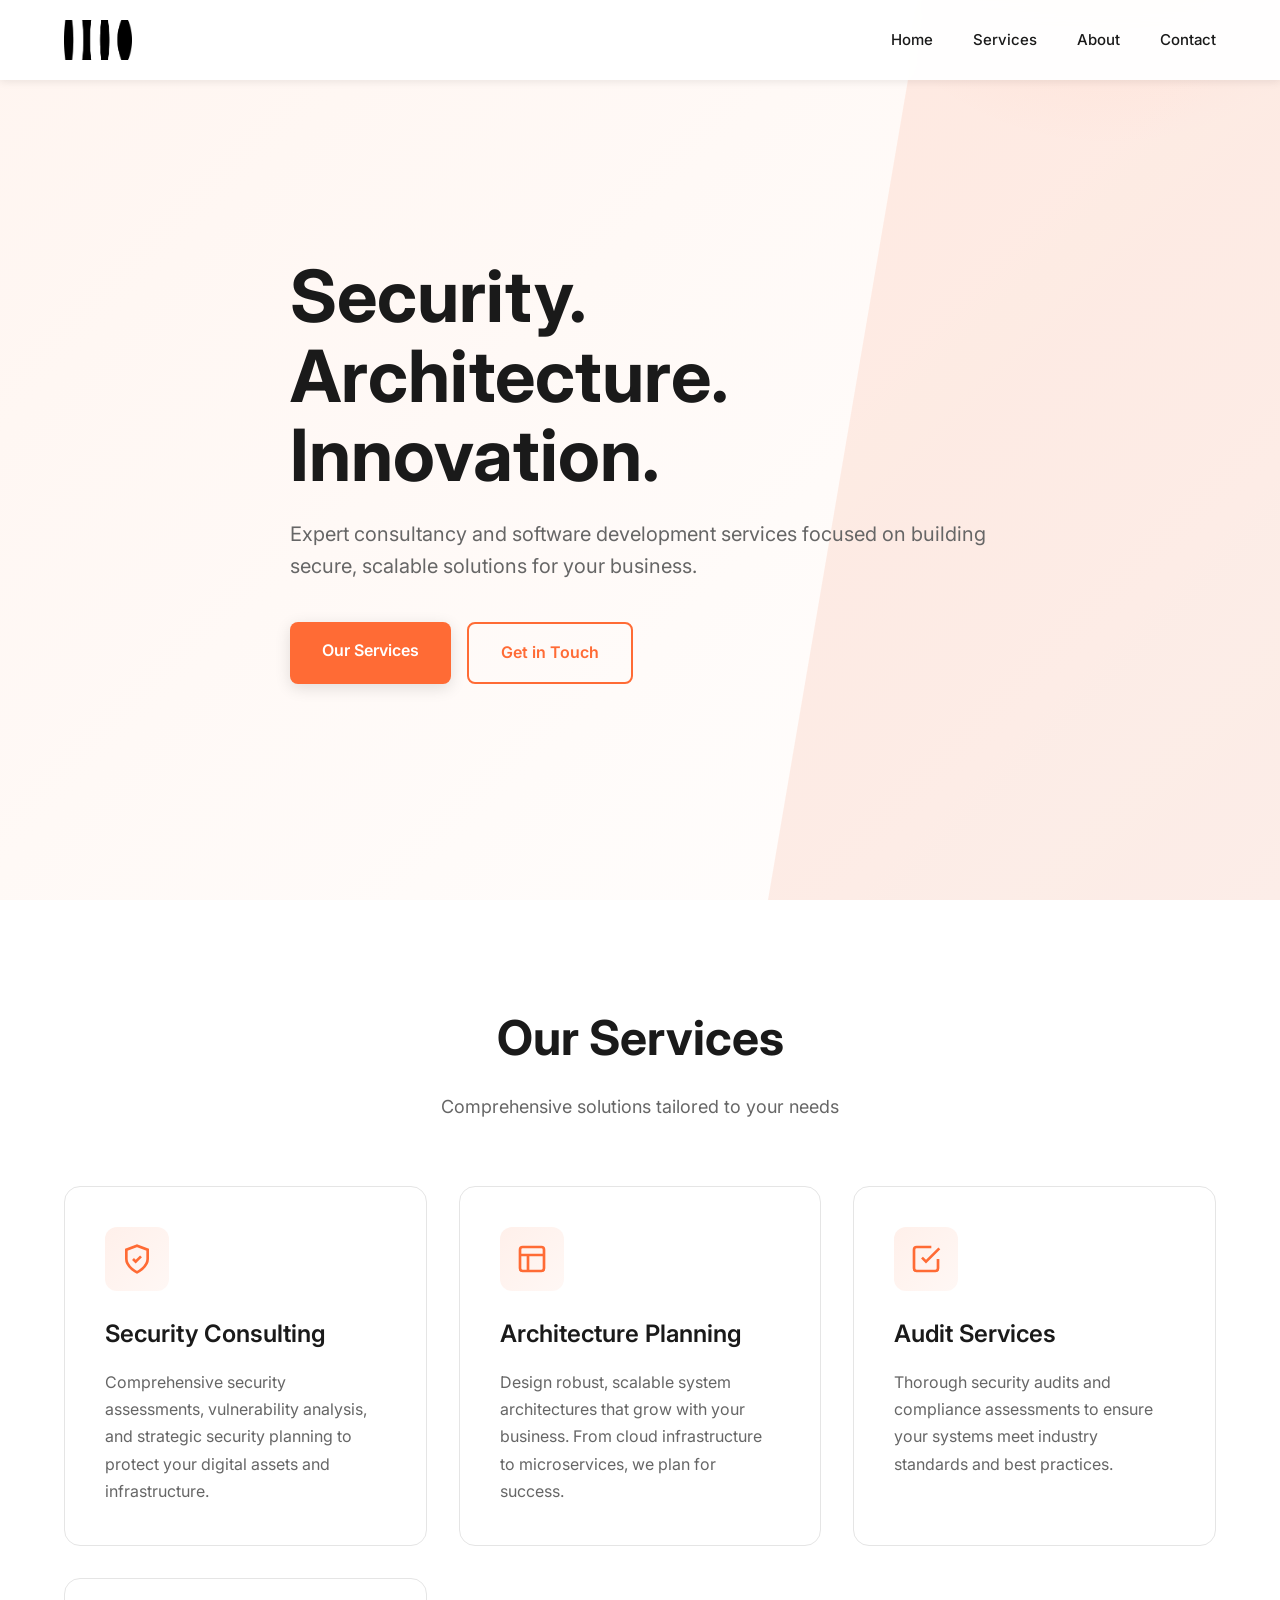
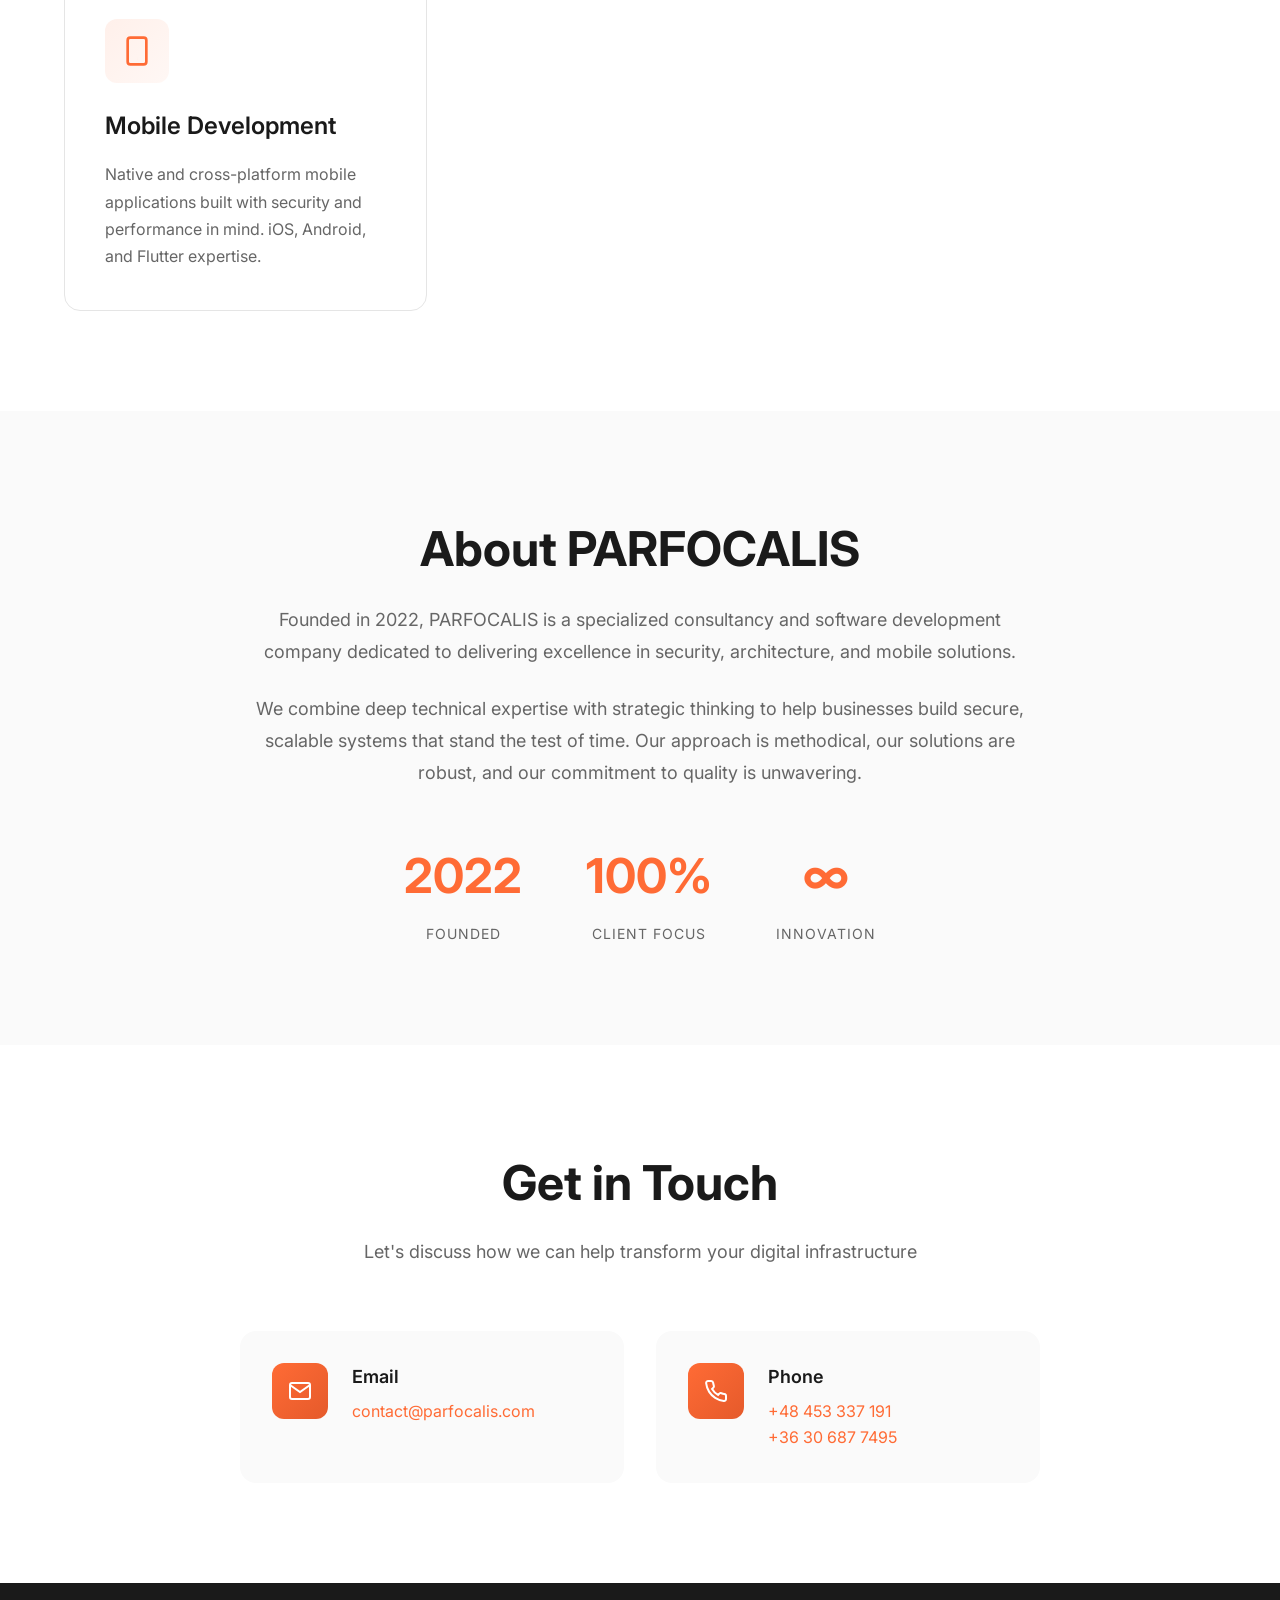
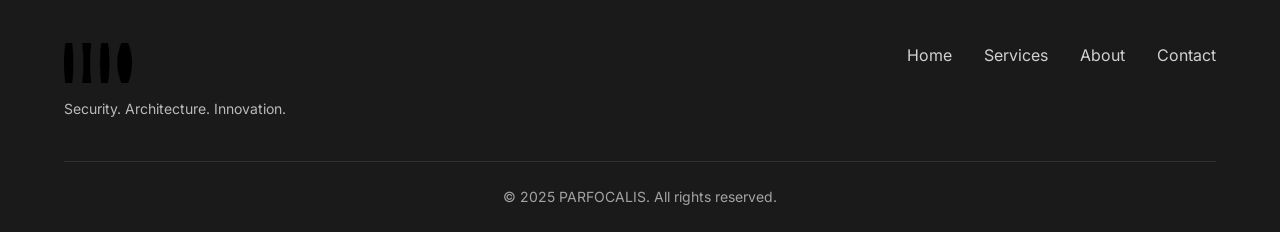
<file: index.html>
<!DOCTYPE html>
<html lang="en">
<head>
    <meta charset="UTF-8">
    <meta name="viewport" content="width=device-width, initial-scale=1.0">
    <meta name="description" content="PARFOCALIS - Expert consultancy in security, architecture planning, audit services, and mobile software development.">
    <title>PARFOCALIS - Security, Architecture & Mobile Development</title>
    <link rel="stylesheet" href="styles.css">
    <link rel="preconnect" href="https://fonts.googleapis.com">
    <link rel="preconnect" href="https://fonts.gstatic.com" crossorigin>
    <link href="https://fonts.googleapis.com/css2?family=Inter:wght@300;400;500;600;700&display=swap" rel="stylesheet">
</head>
<body>
    <!-- Navigation -->
    <nav class="navbar" id="navbar">
        <div class="container">
            <div class="nav-wrapper">
                <a href="#home" class="logo">
                    <img src="assets/logo.png" alt="PARFOCALIS" class="logo-img">
                </a>
                <button class="mobile-menu-toggle" id="mobileMenuToggle" aria-label="Toggle menu">
                    <span></span>
                    <span></span>
                    <span></span>
                </button>
                <ul class="nav-menu" id="navMenu">
                    <li><a href="#home" class="nav-link">Home</a></li>
                    <li><a href="#services" class="nav-link">Services</a></li>
                    <li><a href="#about" class="nav-link">About</a></li>
                    <li><a href="#contact" class="nav-link">Contact</a></li>
                </ul>
            </div>
        </div>
    </nav>

    <!-- Hero Section -->
    <section id="home" class="hero">
        <div class="container">
            <div class="hero-content">
                <h1 class="hero-title">
                    <span class="title-line">Security. Architecture.</span>
                    <span class="title-line">Innovation.</span>
                </h1>
                <p class="hero-subtitle">
                    Expert consultancy and software development services focused on building secure, scalable solutions for your business.
                </p>
                <div class="hero-buttons">
                    <a href="#services" class="btn btn-primary">Our Services</a>
                    <a href="#contact" class="btn btn-secondary">Get in Touch</a>
                </div>
            </div>
            <div class="hero-visual">
                <div class="hero-shape"></div>
            </div>
        </div>
    </section>

    <!-- Services Section -->
    <section id="services" class="services">
        <div class="container">
            <div class="section-header">
                <h2 class="section-title">Our Services</h2>
                <p class="section-subtitle">Comprehensive solutions tailored to your needs</p>
            </div>
            <div class="services-grid">
                <div class="service-card">
                    <div class="service-icon">
                        <svg viewBox="0 0 24 24" fill="none" stroke="currentColor" stroke-width="2">
                            <path d="M12 22s8-4 8-10V5l-8-3-8 3v7c0 6 8 10 8 10z"/>
                            <path d="M9 12l2 2 4-4"/>
                        </svg>
                    </div>
                    <h3 class="service-title">Security Consulting</h3>
                    <p class="service-description">
                        Comprehensive security assessments, vulnerability analysis, and strategic security planning to protect your digital assets and infrastructure.
                    </p>
                </div>
                <div class="service-card">
                    <div class="service-icon">
                        <svg viewBox="0 0 24 24" fill="none" stroke="currentColor" stroke-width="2">
                            <rect x="3" y="3" width="18" height="18" rx="2" ry="2"/>
                            <path d="M3 9h18M9 21V9"/>
                        </svg>
                    </div>
                    <h3 class="service-title">Architecture Planning</h3>
                    <p class="service-description">
                        Design robust, scalable system architectures that grow with your business. From cloud infrastructure to microservices, we plan for success.
                    </p>
                </div>
                <div class="service-card">
                    <div class="service-icon">
                        <svg viewBox="0 0 24 24" fill="none" stroke="currentColor" stroke-width="2">
                            <path d="M9 11l3 3L22 4"/>
                            <path d="M21 12v7a2 2 0 0 1-2 2H5a2 2 0 0 1-2-2V5a2 2 0 0 1 2-2h11"/>
                        </svg>
                    </div>
                    <h3 class="service-title">Audit Services</h3>
                    <p class="service-description">
                        Thorough security audits and compliance assessments to ensure your systems meet industry standards and best practices.
                    </p>
                </div>
                <div class="service-card">
                    <div class="service-icon">
                        <svg viewBox="0 0 24 24" fill="none" stroke="currentColor" stroke-width="2">
                            <rect x="5" y="2" width="14" height="20" rx="2" ry="2"/>
                            <line x1="12" y1="18" x2="12.01" y2="18"/>
                        </svg>
                    </div>
                    <h3 class="service-title">Mobile Development</h3>
                    <p class="service-description">
                        Native and cross-platform mobile applications built with security and performance in mind. iOS, Android, and Flutter expertise.
                    </p>
                </div>
            </div>
        </div>
    </section>

    <!-- About Section -->
    <section id="about" class="about">
        <div class="container">
            <div class="about-content">
                <div class="about-text">
                    <h2 class="section-title">About PARFOCALIS</h2>
                    <p class="about-description">
                        Founded in 2022, PARFOCALIS is a specialized consultancy and software development company dedicated to delivering excellence in security, architecture, and mobile solutions.
                    </p>
                    <p class="about-description">
                        We combine deep technical expertise with strategic thinking to help businesses build secure, scalable systems that stand the test of time. Our approach is methodical, our solutions are robust, and our commitment to quality is unwavering.
                    </p>
                    <div class="about-stats">
                        <div class="stat-item">
                            <div class="stat-number">2022</div>
                            <div class="stat-label">Founded</div>
                        </div>
                        <div class="stat-item">
                            <div class="stat-number">100%</div>
                            <div class="stat-label">Client Focus</div>
                        </div>
                        <div class="stat-item">
                            <div class="stat-number">∞</div>
                            <div class="stat-label">Innovation</div>
                        </div>
                    </div>
                </div>
            </div>
        </div>
    </section>

    <!-- Contact Section -->
    <section id="contact" class="contact">
        <div class="container">
            <div class="section-header">
                <h2 class="section-title">Get in Touch</h2>
                <p class="section-subtitle">Let's discuss how we can help transform your digital infrastructure</p>
            </div>
            <div class="contact-content">
                <div class="contact-info">
                    <div class="contact-item">
                        <div class="contact-icon">
                            <svg viewBox="0 0 24 24" fill="none" stroke="currentColor" stroke-width="2">
                                <path d="M4 4h16c1.1 0 2 .9 2 2v12c0 1.1-.9 2-2 2H4c-1.1 0-2-.9-2-2V6c0-1.1.9-2 2-2z"/>
                                <polyline points="22,6 12,13 2,6"/>
                            </svg>
                        </div>
                        <div class="contact-details">
                            <h3>Email</h3>
                            <a href="mailto:contact@parfocalis.com">contact@parfocalis.com</a>
                        </div>
                    </div>
                    <div class="contact-item">
                        <div class="contact-icon">
                            <svg viewBox="0 0 24 24" fill="none" stroke="currentColor" stroke-width="2">
                                <path d="M22 16.92v3a2 2 0 0 1-2.18 2 19.79 19.79 0 0 1-8.63-3.07 19.5 19.5 0 0 1-6-6 19.79 19.79 0 0 1-3.07-8.67A2 2 0 0 1 4.11 2h3a2 2 0 0 1 2 1.72 12.84 12.84 0 0 0 .7 2.81 2 2 0 0 1-.45 2.11L8.09 9.91a16 16 0 0 0 6 6l1.27-1.27a2 2 0 0 1 2.11-.45 12.84 12.84 0 0 0 2.81.7A2 2 0 0 1 22 16.92z"/>
                            </svg>
                        </div>
                        <div class="contact-details">
                            <h3>Phone</h3>
                            <a href="tel:+48453337191">+48 453 337 191</a><br/>
                            <a href="tel:+36306877495">+36 30 687 7495</a>
                        </div>
                    </div>
                </div>
            </div>
        </div>
    </section>

    <!-- Footer -->
    <footer class="footer">
        <div class="container">
            <div class="footer-content">
                <div class="footer-brand">
                    <img src="assets/logo.png" alt="PARFOCALIS" class="footer-logo">
                    <p class="footer-tagline">Security. Architecture. Innovation.</p>
                </div>
                <div class="footer-links">
                    <a href="#home">Home</a>
                    <a href="#services">Services</a>
                    <a href="#about">About</a>
                    <a href="#contact">Contact</a>
                </div>
            </div>
            <div class="footer-bottom">
                <p>&copy; 2025 PARFOCALIS. All rights reserved.</p>
            </div>
        </div>
    </footer>

    <script src="script.js"></script>
</body>
</html>
</file>
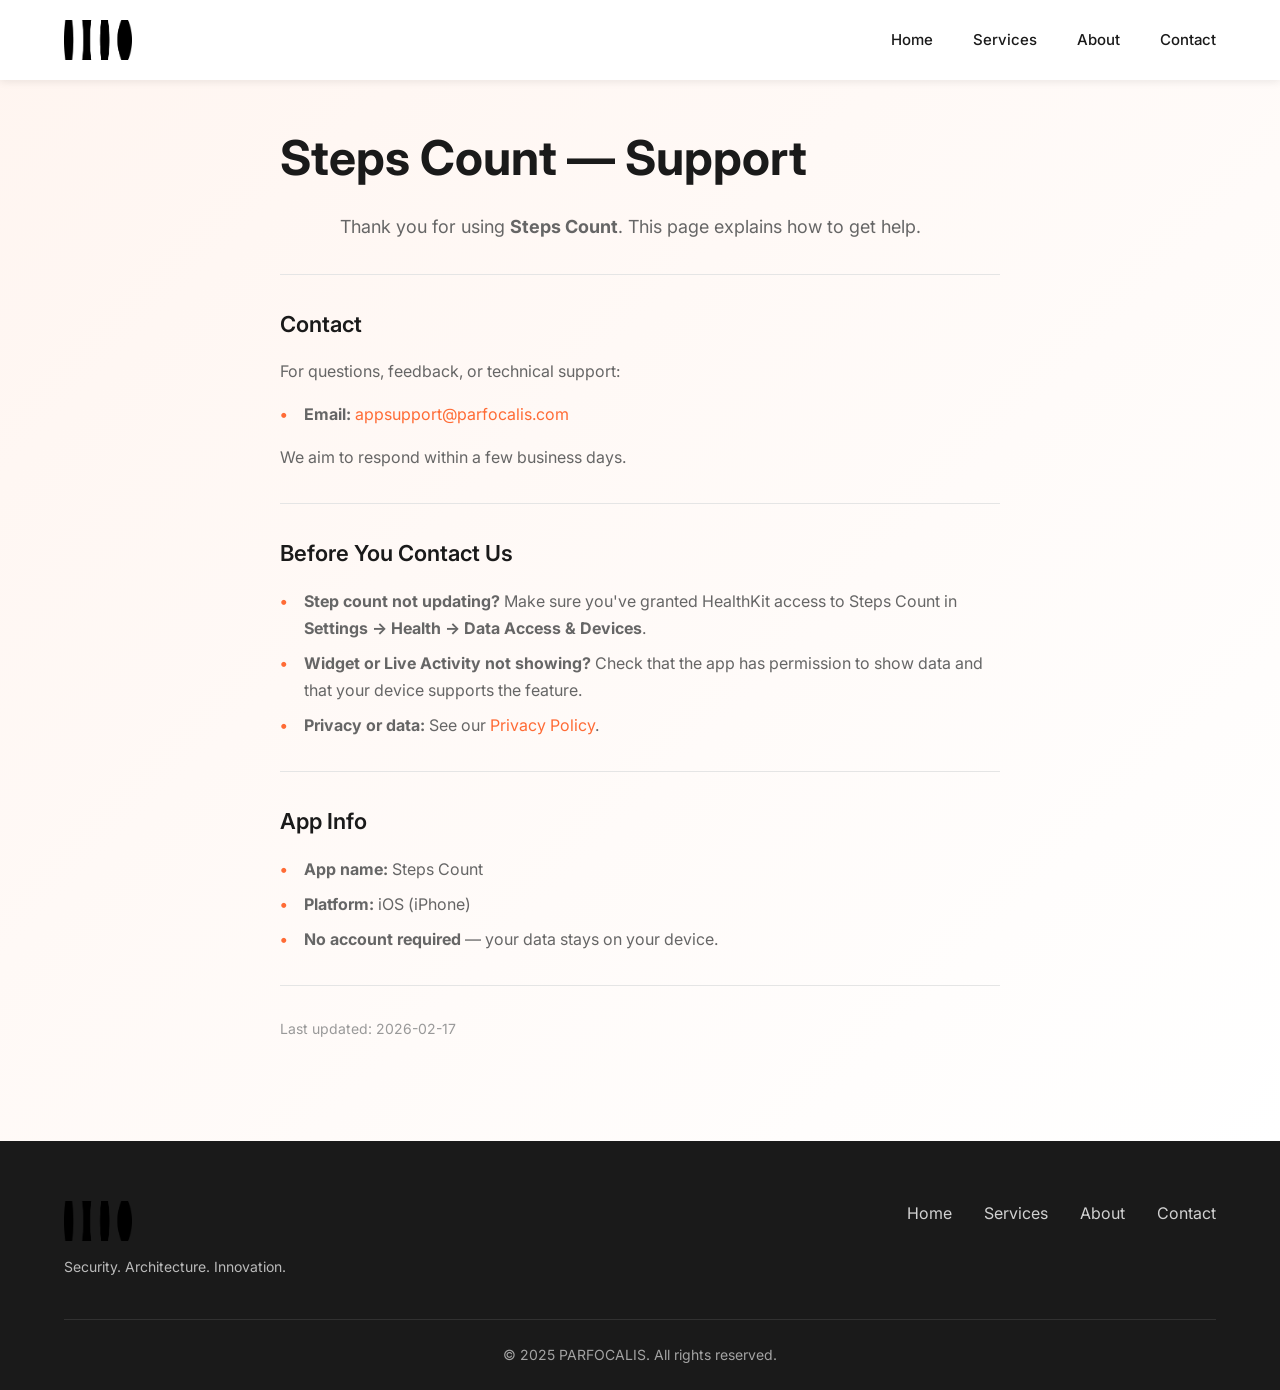
<file: stepscount/index.html>
<!DOCTYPE html>
<html lang="en">
<head>
    <meta charset="UTF-8">
    <meta name="viewport" content="width=device-width, initial-scale=1.0">
    <meta name="description" content="Steps Count — Support. Get help, contact us, and find answers for the Steps Count app by PARFOCALIS.">
    <title>Steps Count — Support | PARFOCALIS</title>
    <link rel="stylesheet" href="../styles.css">
    <link rel="preconnect" href="https://fonts.googleapis.com">
    <link rel="preconnect" href="https://fonts.gstatic.com" crossorigin>
    <link href="https://fonts.googleapis.com/css2?family=Inter:wght@300;400;500;600;700&display=swap" rel="stylesheet">
</head>
<body>
    <!-- Navigation -->
    <nav class="navbar" id="navbar">
        <div class="container">
            <div class="nav-wrapper">
                <a href="/" class="logo">
                    <img src="/assets/logo.png" alt="PARFOCALIS" class="logo-img">
                </a>
                <button class="mobile-menu-toggle" id="mobileMenuToggle" aria-label="Toggle menu">
                    <span></span>
                    <span></span>
                    <span></span>
                </button>
                <ul class="nav-menu" id="navMenu">
                    <li><a href="/" class="nav-link">Home</a></li>
                    <li><a href="/#services" class="nav-link">Services</a></li>
                    <li><a href="/#about" class="nav-link">About</a></li>
                    <li><a href="/#contact" class="nav-link">Contact</a></li>
                </ul>
            </div>
        </div>
    </nav>

    <!-- Support Page Content -->
    <main class="privacy-page">
        <div class="container">
            <article class="privacy-content">
                <header class="privacy-header">
                    <h1 class="section-title">Steps Count — Support</h1>
                    <p class="section-subtitle" style="margin-top: 16px; text-align: left;">
                        Thank you for using <strong>Steps Count</strong>. This page explains how to get help.
                    </p>
                </header>

                <hr class="privacy-hr">

                <section class="privacy-section">
                    <h2 class="privacy-h2">Contact</h2>
                    <p>For questions, feedback, or technical support:</p>
                    <ul class="privacy-list">
                        <li><strong>Email:</strong> <a href="mailto:appsupport@parfocalis.com">appsupport@parfocalis.com</a></li>
                    </ul>
                    <p>We aim to respond within a few business days.</p>
                </section>

                <hr class="privacy-hr">

                <section class="privacy-section">
                    <h2 class="privacy-h2">Before You Contact Us</h2>
                    <ul class="privacy-list">
                        <li><strong>Step count not updating?</strong> Make sure you've granted HealthKit access to Steps Count in <strong>Settings → Health → Data Access &amp; Devices</strong>.</li>
                        <li><strong>Widget or Live Activity not showing?</strong> Check that the app has permission to show data and that your device supports the feature.</li>
                        <li><strong>Privacy or data:</strong> See our <a href="/stepscount/privacy/">Privacy Policy</a>.</li>
                    </ul>
                </section>

                <hr class="privacy-hr">

                <section class="privacy-section">
                    <h2 class="privacy-h2">App Info</h2>
                    <ul class="privacy-list">
                        <li><strong>App name:</strong> Steps Count</li>
                        <li><strong>Platform:</strong> iOS (iPhone)</li>
                        <li><strong>No account required</strong> — your data stays on your device.</li>
                    </ul>
                </section>

                <hr class="privacy-hr">

                <p class="privacy-updated">Last updated: 2026-02-17</p>
            </article>
        </div>
    </main>

    <!-- Footer -->
    <footer class="footer">
        <div class="container">
            <div class="footer-content">
                <div class="footer-brand">
                    <img src="/assets/logo.png" alt="PARFOCALIS" class="footer-logo">
                    <p class="footer-tagline">Security. Architecture. Innovation.</p>
                </div>
                <div class="footer-links">
                    <a href="/">Home</a>
                    <a href="/#services">Services</a>
                    <a href="/#about">About</a>
                    <a href="/#contact">Contact</a>
                </div>
            </div>
            <div class="footer-bottom">
                <p>&copy; 2025 PARFOCALIS. All rights reserved.</p>
            </div>
        </div>
    </footer>

    <script src="/script.js"></script>
</body>
</html>
</file>
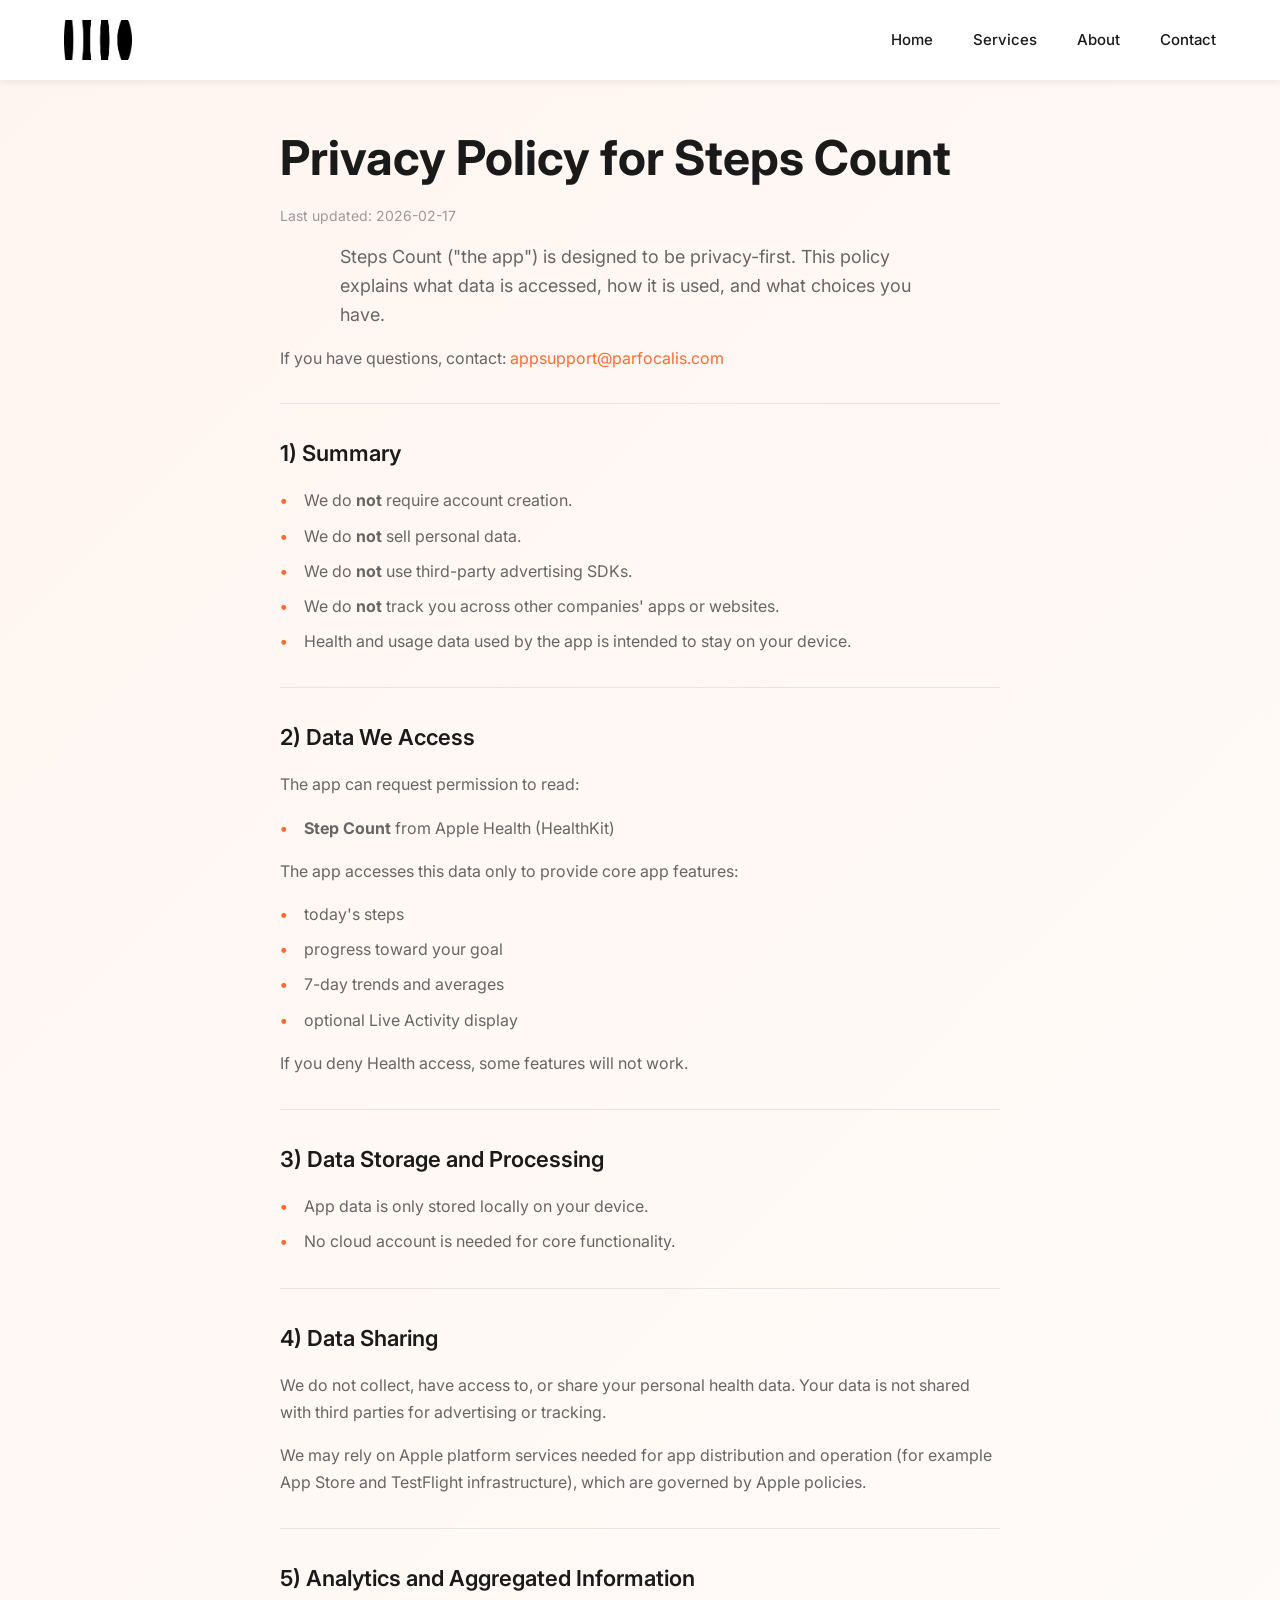
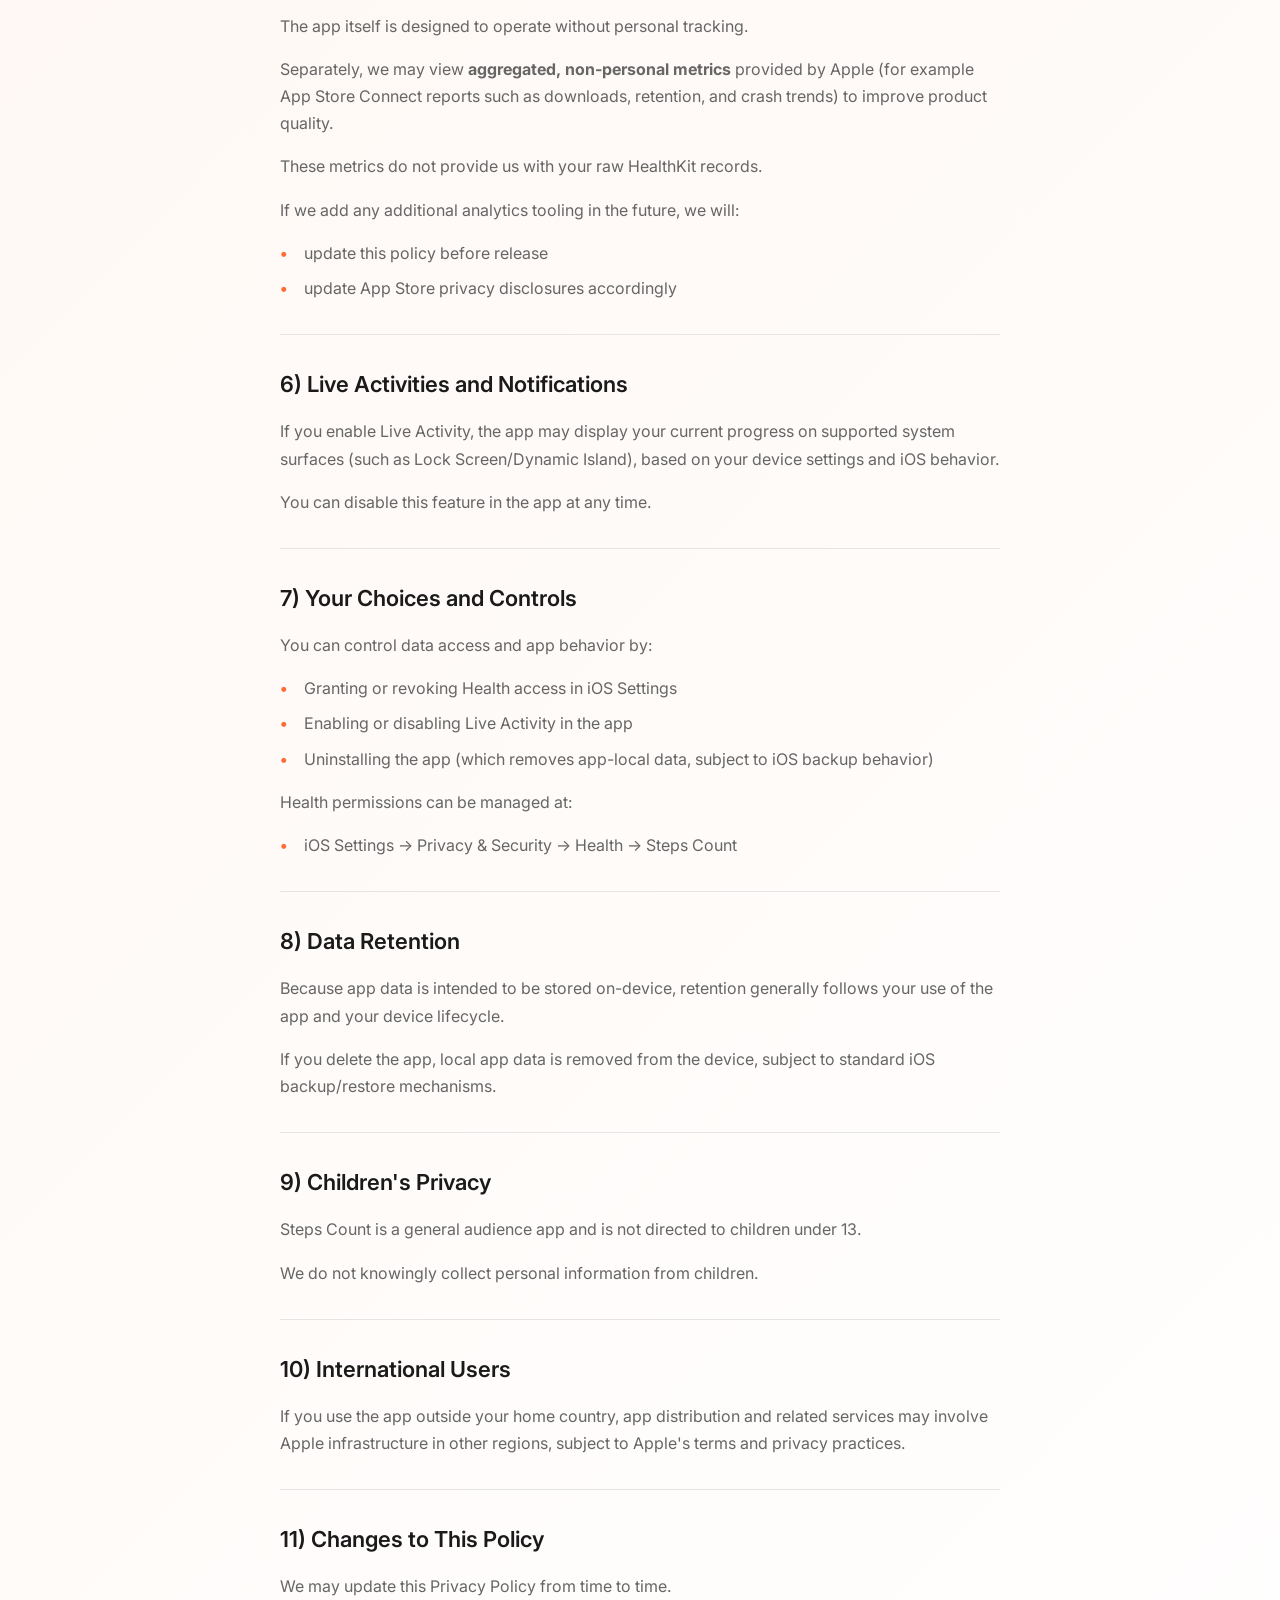
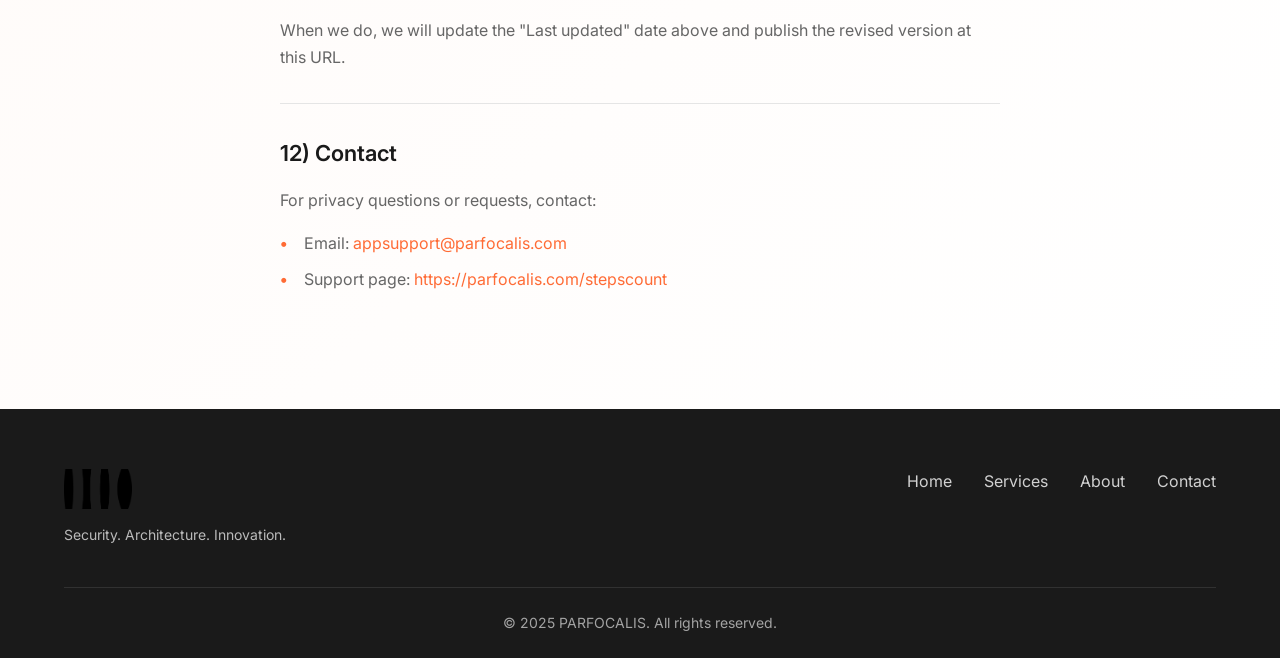
<file: stepscount/privacy/index.html>
<!DOCTYPE html>
<html lang="en">
<head>
    <meta charset="UTF-8">
    <meta name="viewport" content="width=device-width, initial-scale=1.0">
    <meta name="description" content="Privacy Policy for Steps Count - Privacy-first step tracking app by PARFOCALIS.">
    <title>Privacy Policy - Steps Count | PARFOCALIS</title>
    <link rel="stylesheet" href="../../styles.css">
    <link rel="preconnect" href="https://fonts.googleapis.com">
    <link rel="preconnect" href="https://fonts.gstatic.com" crossorigin>
    <link href="https://fonts.googleapis.com/css2?family=Inter:wght@300;400;500;600;700&display=swap" rel="stylesheet">
</head>
<body>
    <!-- Navigation -->
    <nav class="navbar" id="navbar">
        <div class="container">
            <div class="nav-wrapper">
                <a href="/" class="logo">
                    <img src="/assets/logo.png" alt="PARFOCALIS" class="logo-img">
                </a>
                <button class="mobile-menu-toggle" id="mobileMenuToggle" aria-label="Toggle menu">
                    <span></span>
                    <span></span>
                    <span></span>
                </button>
                <ul class="nav-menu" id="navMenu">
                    <li><a href="/" class="nav-link">Home</a></li>
                    <li><a href="/#services" class="nav-link">Services</a></li>
                    <li><a href="/#about" class="nav-link">About</a></li>
                    <li><a href="/#contact" class="nav-link">Contact</a></li>
                </ul>
            </div>
        </div>
    </nav>

    <!-- Privacy Policy Content -->
    <main class="privacy-page">
        <div class="container">
            <article class="privacy-content">
                <header class="privacy-header">
                    <h1 class="section-title">Privacy Policy for Steps Count</h1>
                    <p class="privacy-updated">Last updated: 2026-02-17</p>
                    <p class="section-subtitle" style="margin-top: 16px; text-align: left;">
                        Steps Count ("the app") is designed to be privacy-first. This policy explains what data is accessed, how it is used, and what choices you have.
                    </p>
                    <p class="privacy-contact-intro">If you have questions, contact: <a href="mailto:appsupport@parfocalis.com">appsupport@parfocalis.com</a></p>
                </header>

                <hr class="privacy-hr">

                <section class="privacy-section">
                    <h2 class="privacy-h2">1) Summary</h2>
                    <ul class="privacy-list">
                        <li>We do <strong>not</strong> require account creation.</li>
                        <li>We do <strong>not</strong> sell personal data.</li>
                        <li>We do <strong>not</strong> use third-party advertising SDKs.</li>
                        <li>We do <strong>not</strong> track you across other companies' apps or websites.</li>
                        <li>Health and usage data used by the app is intended to stay on your device.</li>
                    </ul>
                </section>

                <hr class="privacy-hr">

                <section class="privacy-section">
                    <h2 class="privacy-h2">2) Data We Access</h2>
                    <p>The app can request permission to read:</p>
                    <ul class="privacy-list">
                        <li><strong>Step Count</strong> from Apple Health (HealthKit)</li>
                    </ul>
                    <p>The app accesses this data only to provide core app features:</p>
                    <ul class="privacy-list">
                        <li>today's steps</li>
                        <li>progress toward your goal</li>
                        <li>7-day trends and averages</li>
                        <li>optional Live Activity display</li>
                    </ul>
                    <p>If you deny Health access, some features will not work.</p>
                </section>

                <hr class="privacy-hr">

                <section class="privacy-section">
                    <h2 class="privacy-h2">3) Data Storage and Processing</h2>
                    <ul class="privacy-list">
                        <li>App data is only stored locally on your device.</li>
                        <li>No cloud account is needed for core functionality.</li>
                    </ul>
                </section>

                <hr class="privacy-hr">

                <section class="privacy-section">
                    <h2 class="privacy-h2">4) Data Sharing</h2>
                    <p>We do not collect, have access to, or share your personal health data. Your data is not shared with third parties for advertising or tracking.</p>
                    <p>We may rely on Apple platform services needed for app distribution and operation (for example App Store and TestFlight infrastructure), which are governed by Apple policies.</p>
                </section>

                <hr class="privacy-hr">

                <section class="privacy-section">
                    <h2 class="privacy-h2">5) Analytics and Aggregated Information</h2>
                    <p>The app itself is designed to operate without personal tracking.</p>
                    <p>Separately, we may view <strong>aggregated, non-personal metrics</strong> provided by Apple (for example App Store Connect reports such as downloads, retention, and crash trends) to improve product quality.</p>
                    <p>These metrics do not provide us with your raw HealthKit records.</p>
                    <p>If we add any additional analytics tooling in the future, we will:</p>
                    <ul class="privacy-list">
                        <li>update this policy before release</li>
                        <li>update App Store privacy disclosures accordingly</li>
                    </ul>
                </section>

                <hr class="privacy-hr">

                <section class="privacy-section">
                    <h2 class="privacy-h2">6) Live Activities and Notifications</h2>
                    <p>If you enable Live Activity, the app may display your current progress on supported system surfaces (such as Lock Screen/Dynamic Island), based on your device settings and iOS behavior.</p>
                    <p>You can disable this feature in the app at any time.</p>
                </section>

                <hr class="privacy-hr">

                <section class="privacy-section">
                    <h2 class="privacy-h2">7) Your Choices and Controls</h2>
                    <p>You can control data access and app behavior by:</p>
                    <ul class="privacy-list">
                        <li>Granting or revoking Health access in iOS Settings</li>
                        <li>Enabling or disabling Live Activity in the app</li>
                        <li>Uninstalling the app (which removes app-local data, subject to iOS backup behavior)</li>
                    </ul>
                    <p>Health permissions can be managed at:</p>
                    <ul class="privacy-list">
                        <li>iOS Settings → Privacy &amp; Security → Health → Steps Count</li>
                    </ul>
                </section>

                <hr class="privacy-hr">

                <section class="privacy-section">
                    <h2 class="privacy-h2">8) Data Retention</h2>
                    <p>Because app data is intended to be stored on-device, retention generally follows your use of the app and your device lifecycle.</p>
                    <p>If you delete the app, local app data is removed from the device, subject to standard iOS backup/restore mechanisms.</p>
                </section>

                <hr class="privacy-hr">

                <section class="privacy-section">
                    <h2 class="privacy-h2">9) Children's Privacy</h2>
                    <p>Steps Count is a general audience app and is not directed to children under 13.</p>
                    <p>We do not knowingly collect personal information from children.</p>
                </section>

                <hr class="privacy-hr">

                <section class="privacy-section">
                    <h2 class="privacy-h2">10) International Users</h2>
                    <p>If you use the app outside your home country, app distribution and related services may involve Apple infrastructure in other regions, subject to Apple's terms and privacy practices.</p>
                </section>

                <hr class="privacy-hr">

                <section class="privacy-section">
                    <h2 class="privacy-h2">11) Changes to This Policy</h2>
                    <p>We may update this Privacy Policy from time to time.</p>
                    <p>When we do, we will update the "Last updated" date above and publish the revised version at this URL.</p>
                </section>

                <hr class="privacy-hr">

                <section class="privacy-section">
                    <h2 class="privacy-h2">12) Contact</h2>
                    <p>For privacy questions or requests, contact:</p>
                    <ul class="privacy-list">
                        <li>Email: <a href="mailto:appsupport@parfocalis.com">appsupport@parfocalis.com</a></li>
                        <li>Support page: <a href="https://parfocalis.com/stepscount">https://parfocalis.com/stepscount</a></li>
                    </ul>
                </section>
            </article>
        </div>
    </main>

    <!-- Footer -->
    <footer class="footer">
        <div class="container">
            <div class="footer-content">
                <div class="footer-brand">
                    <img src="/assets/logo.png" alt="PARFOCALIS" class="footer-logo">
                    <p class="footer-tagline">Security. Architecture. Innovation.</p>
                </div>
                <div class="footer-links">
                    <a href="/">Home</a>
                    <a href="/#services">Services</a>
                    <a href="/#about">About</a>
                    <a href="/#contact">Contact</a>
                </div>
            </div>
            <div class="footer-bottom">
                <p>&copy; 2025 PARFOCALIS. All rights reserved.</p>
            </div>
        </div>
    </footer>

    <script src="/script.js"></script>
</body>
</html>
</file>
<file: styles.css>
/* Reset and Base Styles */
* {
    margin: 0;
    padding: 0;
    box-sizing: border-box;
}

:root {
    --primary-color: #FF6B35;
    --primary-dark: #E55A2B;
    --primary-light: #FF8C61;
    --text-dark: #1A1A1A;
    --text-light: #666666;
    --text-lighter: #999999;
    --bg-light: #FAFAFA;
    --bg-white: #FFFFFF;
    --border-color: #E5E5E5;
    --shadow-sm: 0 2px 8px rgba(0, 0, 0, 0.08);
    --shadow-md: 0 4px 16px rgba(0, 0, 0, 0.12);
    --shadow-lg: 0 8px 32px rgba(0, 0, 0, 0.16);
    --transition: all 0.3s cubic-bezier(0.4, 0, 0.2, 1);
}

html {
    scroll-behavior: smooth;
}

body {
    font-family: 'Inter', -apple-system, BlinkMacSystemFont, 'Segoe UI', Roboto, Oxygen, Ubuntu, Cantarell, sans-serif;
    color: var(--text-dark);
    line-height: 1.6;
    overflow-x: hidden;
}

.container {
    max-width: 1200px;
    margin: 0 auto;
    padding: 0 24px;
}

/* Navigation */
.navbar {
    position: fixed;
    top: 0;
    left: 0;
    right: 0;
    background: rgba(255, 255, 255, 0.95);
    backdrop-filter: blur(10px);
    box-shadow: var(--shadow-sm);
    z-index: 1000;
    transition: var(--transition);
}

.navbar.scrolled {
    box-shadow: var(--shadow-md);
}

.nav-wrapper {
    display: flex;
    justify-content: space-between;
    align-items: center;
    padding: 20px 0;
}

.logo {
    text-decoration: none;
    font-weight: 700;
    font-size: 24px;
    color: var(--text-dark);
    transition: var(--transition);
    display: flex;
    align-items: center;
}

.logo-img {
    height: 40px;
    width: auto;
    object-fit: contain;
    transition: var(--transition);
}

.logo:hover .logo-img {
    opacity: 0.8;
}

.logo-text {
    background: linear-gradient(135deg, var(--primary-color), var(--primary-dark));
    -webkit-background-clip: text;
    -webkit-text-fill-color: transparent;
    background-clip: text;
}

.nav-menu {
    display: flex;
    list-style: none;
    gap: 40px;
    align-items: center;
}

.nav-link {
    text-decoration: none;
    color: var(--text-dark);
    font-weight: 500;
    font-size: 15px;
    transition: var(--transition);
    position: relative;
}

.nav-link::after {
    content: '';
    position: absolute;
    bottom: -4px;
    left: 0;
    width: 0;
    height: 2px;
    background: var(--primary-color);
    transition: var(--transition);
}

.nav-link:hover {
    color: var(--primary-color);
}

.nav-link:hover::after {
    width: 100%;
}

.mobile-menu-toggle {
    display: none;
    flex-direction: column;
    gap: 5px;
    background: none;
    border: none;
    cursor: pointer;
    padding: 5px;
}

.mobile-menu-toggle span {
    width: 25px;
    height: 2px;
    background: var(--text-dark);
    transition: var(--transition);
}

/* Hero Section */
.hero {
    min-height: 100vh;
    display: flex;
    align-items: center;
    padding: 120px 0 80px;
    background: linear-gradient(135deg, #FFF5F0 0%, #FFFFFF 100%);
    position: relative;
    overflow: hidden;
}

.hero::before {
    content: '';
    position: absolute;
    top: -50%;
    right: -10%;
    width: 600px;
    height: 600px;
    background: radial-gradient(circle, rgba(255, 107, 53, 0.1) 0%, transparent 70%);
    border-radius: 50%;
}

.hero-content {
    position: relative;
    z-index: 1;
    max-width: 700px;
}

.hero-title {
    font-size: clamp(48px, 8vw, 72px);
    font-weight: 700;
    line-height: 1.1;
    margin-bottom: 24px;
    color: var(--text-dark);
}

.title-line {
    display: block;
}

.hero-subtitle {
    font-size: 20px;
    color: var(--text-light);
    margin-bottom: 40px;
    line-height: 1.6;
}

.hero-buttons {
    display: flex;
    gap: 16px;
    flex-wrap: wrap;
}

.btn {
    display: inline-block;
    padding: 16px 32px;
    border-radius: 8px;
    text-decoration: none;
    font-weight: 600;
    font-size: 16px;
    transition: var(--transition);
    cursor: pointer;
    border: none;
}

.btn-primary {
    background: var(--primary-color);
    color: white;
    box-shadow: var(--shadow-md);
}

.btn-primary:hover {
    background: var(--primary-dark);
    transform: translateY(-2px);
    box-shadow: var(--shadow-lg);
}

.btn-secondary {
    background: transparent;
    color: var(--primary-color);
    border: 2px solid var(--primary-color);
}

.btn-secondary:hover {
    background: var(--primary-color);
    color: white;
    transform: translateY(-2px);
}

.hero-visual {
    position: absolute;
    right: 0;
    top: 50%;
    transform: translateY(-50%);
    width: 40%;
    height: 100%;
    opacity: 0.1;
}

.hero-shape {
    width: 100%;
    height: 100%;
    background: linear-gradient(135deg, var(--primary-color), var(--primary-dark));
    clip-path: polygon(30% 0%, 100% 0%, 100% 100%, 0% 100%);
}

/* Services Section */
.services {
    padding: 100px 0;
    background: var(--bg-white);
}

.section-header {
    text-align: center;
    margin-bottom: 64px;
}

.section-title {
    font-size: clamp(36px, 5vw, 48px);
    font-weight: 700;
    margin-bottom: 16px;
    color: var(--text-dark);
}

.section-subtitle {
    font-size: 18px;
    color: var(--text-light);
    max-width: 600px;
    margin: 0 auto;
}

.services-grid {
    display: grid;
    grid-template-columns: repeat(auto-fit, minmax(280px, 1fr));
    gap: 32px;
    margin-top: 64px;
}

.service-card {
    background: var(--bg-white);
    padding: 40px;
    border-radius: 16px;
    border: 1px solid var(--border-color);
    transition: var(--transition);
    cursor: pointer;
}

.service-card:hover {
    transform: translateY(-8px);
    box-shadow: var(--shadow-lg);
    border-color: var(--primary-color);
}

.service-icon {
    width: 64px;
    height: 64px;
    background: linear-gradient(135deg, rgba(255, 107, 53, 0.1), rgba(255, 107, 53, 0.05));
    border-radius: 12px;
    display: flex;
    align-items: center;
    justify-content: center;
    margin-bottom: 24px;
    color: var(--primary-color);
}

.service-icon svg {
    width: 32px;
    height: 32px;
}

.service-title {
    font-size: 24px;
    font-weight: 600;
    margin-bottom: 16px;
    color: var(--text-dark);
}

.service-description {
    color: var(--text-light);
    line-height: 1.7;
}

/* About Section */
.about {
    padding: 100px 0;
    background: var(--bg-light);
}

.about-content {
    max-width: 800px;
    margin: 0 auto;
}

.about-text {
    text-align: center;
}

.about-description {
    font-size: 18px;
    color: var(--text-light);
    margin-bottom: 24px;
    line-height: 1.8;
}

.about-stats {
    display: flex;
    justify-content: center;
    gap: 64px;
    margin-top: 48px;
    flex-wrap: wrap;
}

.stat-item {
    text-align: center;
}

.stat-number {
    font-size: 48px;
    font-weight: 700;
    color: var(--primary-color);
    margin-bottom: 8px;
}

.stat-label {
    font-size: 14px;
    color: var(--text-light);
    text-transform: uppercase;
    letter-spacing: 1px;
}

/* Contact Section */
.contact {
    padding: 100px 0;
    background: var(--bg-white);
}

.contact-content {
    max-width: 800px;
    margin: 64px auto 0;
}

.contact-info {
    display: grid;
    grid-template-columns: repeat(auto-fit, minmax(300px, 1fr));
    gap: 32px;
}

.contact-item {
    display: flex;
    gap: 24px;
    padding: 32px;
    background: var(--bg-light);
    border-radius: 16px;
    transition: var(--transition);
}

.contact-item:hover {
    transform: translateY(-4px);
    box-shadow: var(--shadow-md);
}

.contact-icon {
    width: 56px;
    height: 56px;
    background: linear-gradient(135deg, var(--primary-color), var(--primary-dark));
    border-radius: 12px;
    display: flex;
    align-items: center;
    justify-content: center;
    color: white;
    flex-shrink: 0;
}

.contact-icon svg {
    width: 24px;
    height: 24px;
}

.contact-details h3 {
    font-size: 18px;
    font-weight: 600;
    margin-bottom: 8px;
    color: var(--text-dark);
}

.contact-details a {
    color: var(--primary-color);
    text-decoration: none;
    font-size: 16px;
    transition: var(--transition);
}

.contact-details a:hover {
    color: var(--primary-dark);
    text-decoration: underline;
}

/* Footer */
.footer {
    background: var(--text-dark);
    color: white;
    padding: 60px 0 24px;
}

.footer-content {
    display: flex;
    justify-content: space-between;
    align-items: flex-start;
    margin-bottom: 40px;
    flex-wrap: wrap;
    gap: 32px;
}

.footer-logo {
    height: 40px;
    width: auto;
    max-width: 200px;
    object-fit: contain;
    margin-bottom: 8px;
}

.footer-brand .logo-text {
    background: linear-gradient(135deg, var(--primary-color), var(--primary-light));
    -webkit-background-clip: text;
    -webkit-text-fill-color: transparent;
    background-clip: text;
    font-size: 24px;
    font-weight: 700;
    display: block;
    margin-bottom: 8px;
}

.footer-tagline {
    color: rgba(255, 255, 255, 0.7);
    font-size: 14px;
}

.footer-links {
    display: flex;
    gap: 32px;
    flex-wrap: wrap;
}

.footer-links a {
    color: rgba(255, 255, 255, 0.8);
    text-decoration: none;
    transition: var(--transition);
}

.footer-links a:hover {
    color: var(--primary-color);
}

.footer-bottom {
    text-align: center;
    padding-top: 24px;
    border-top: 1px solid rgba(255, 255, 255, 0.1);
    color: rgba(255, 255, 255, 0.6);
    font-size: 14px;
}

/* Responsive Design */
@media (max-width: 768px) {
    .mobile-menu-toggle {
        display: flex;
    }

    .nav-menu {
        position: fixed;
        top: 70px;
        left: 0;
        right: 0;
        background: white;
        flex-direction: column;
        padding: 24px;
        box-shadow: var(--shadow-lg);
        transform: translateX(-100%);
        transition: var(--transition);
        gap: 24px;
    }

    .nav-menu.active {
        transform: translateX(0);
    }

    .hero {
        text-align: center;
        padding: 100px 0 60px;
    }

    .hero-content {
        max-width: 100%;
    }

    .hero-visual {
        display: none;
    }

    .hero-buttons {
        justify-content: center;
    }

    .services-grid {
        grid-template-columns: 1fr;
    }

    .about-stats {
        gap: 32px;
    }

    .contact-info {
        grid-template-columns: 1fr;
    }

    .footer-content {
        flex-direction: column;
        text-align: center;
    }

    .footer-links {
        justify-content: center;
    }
}

@media (max-width: 480px) {
    .container {
        padding: 0 16px;
    }

    .hero-title {
        font-size: 40px;
    }

    .hero-subtitle {
        font-size: 18px;
    }

    .btn {
        padding: 14px 24px;
        font-size: 14px;
    }

    .service-card {
        padding: 32px 24px;
    }

    .section-title {
        font-size: 32px;
    }
}

/* Privacy Policy Page */
.privacy-page {
    padding: 120px 0 100px;
    background: linear-gradient(135deg, #FFF5F0 0%, #FFFFFF 100%);
    min-height: 100vh;
}

.privacy-content {
    max-width: 720px;
    margin: 0 auto;
}

.privacy-header {
    margin-bottom: 8px;
}

.privacy-header .section-title {
    margin-bottom: 8px;
}

.privacy-updated {
    font-size: 14px;
    color: var(--text-lighter);
    margin-bottom: 0;
}

.privacy-contact-intro {
    margin-top: 16px;
    color: var(--text-light);
    font-size: 16px;
}

.privacy-contact-intro a {
    color: var(--primary-color);
    text-decoration: none;
}

.privacy-contact-intro a:hover {
    color: var(--primary-dark);
    text-decoration: underline;
}

.privacy-hr {
    border: none;
    border-top: 1px solid var(--border-color);
    margin: 32px 0;
}

.privacy-section {
    margin-bottom: 8px;
}

.privacy-h2 {
    font-size: 22px;
    font-weight: 600;
    color: var(--text-dark);
    margin-bottom: 16px;
}

.privacy-section p {
    color: var(--text-light);
    font-size: 16px;
    line-height: 1.7;
    margin-bottom: 16px;
}

.privacy-section p:last-child {
    margin-bottom: 0;
}

.privacy-list {
    list-style: none;
    margin: 0 0 16px 0;
    padding: 0;
}

.privacy-list li {
    color: var(--text-light);
    font-size: 16px;
    line-height: 1.7;
    padding-left: 24px;
    position: relative;
    margin-bottom: 8px;
}

.privacy-list li::before {
    content: '•';
    color: var(--primary-color);
    font-weight: 700;
    position: absolute;
    left: 0;
}

.privacy-list li:last-child {
    margin-bottom: 0;
}

.privacy-content a {
    color: var(--primary-color);
    text-decoration: none;
}

.privacy-content a:hover {
    color: var(--primary-dark);
    text-decoration: underline;
}
</file>
